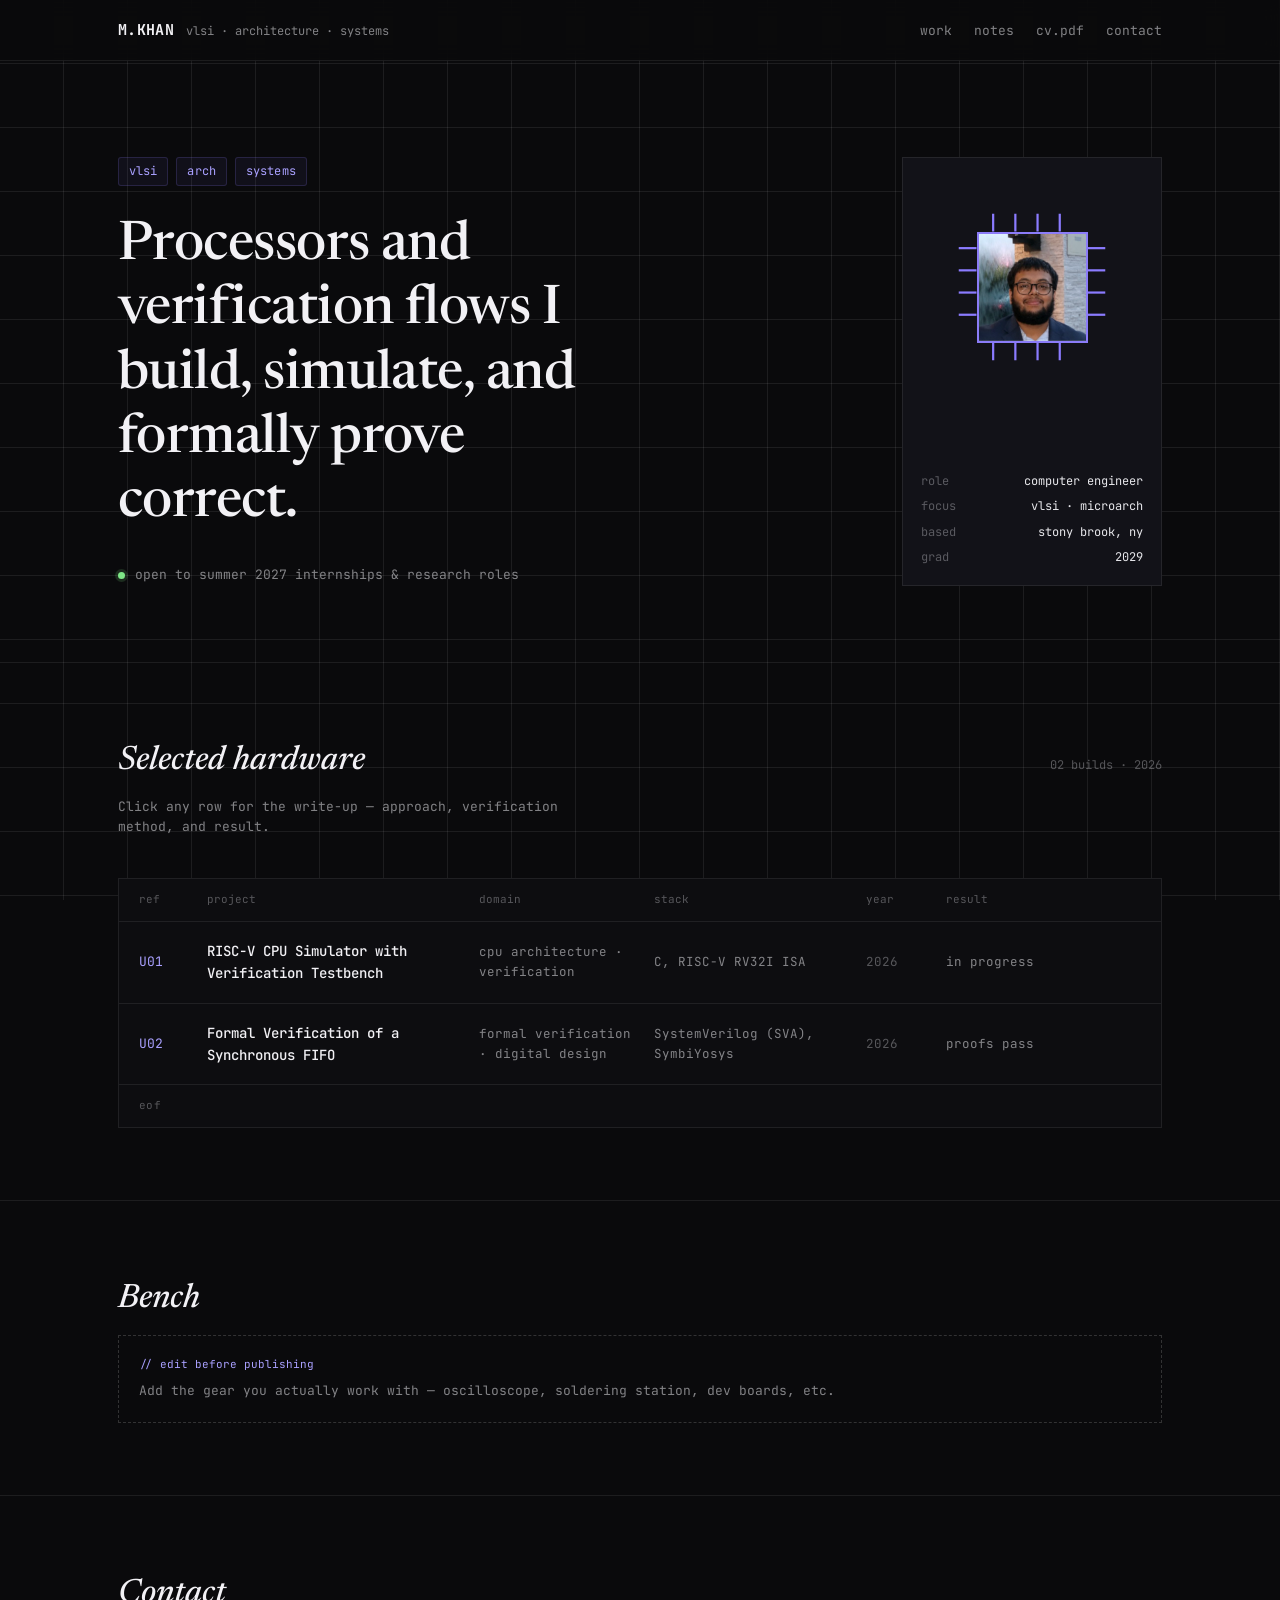
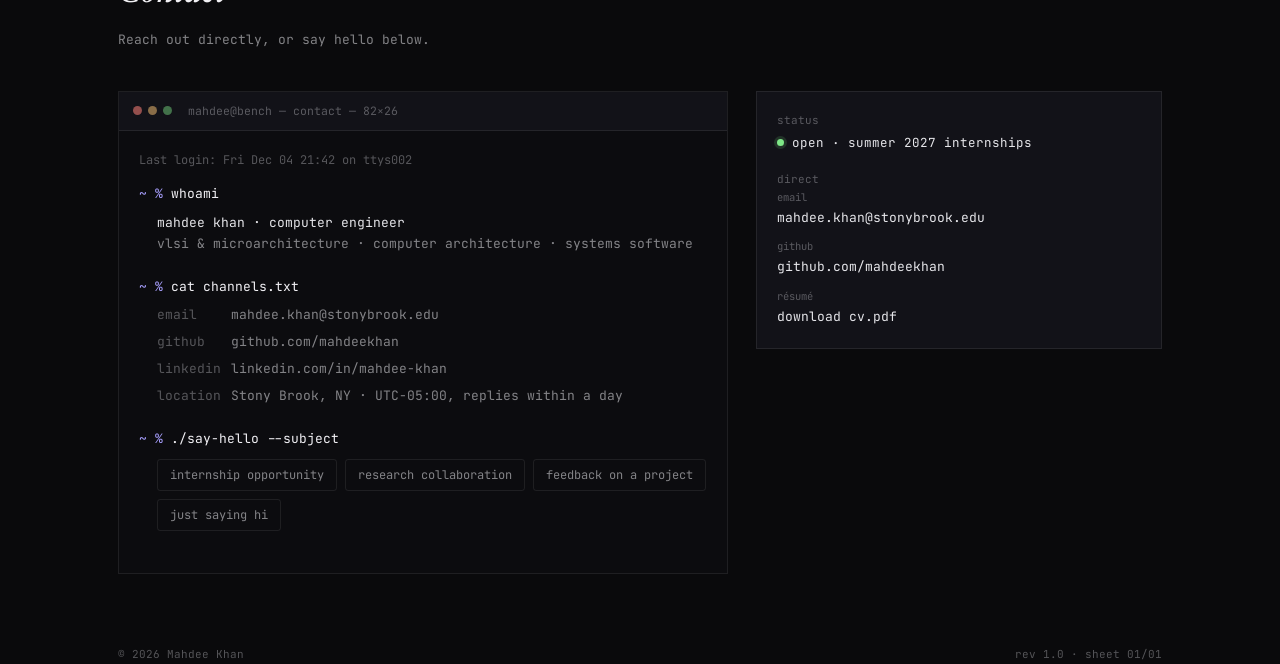
<file: index.html>
<!DOCTYPE html>
<html lang="en">
<head>
<meta charset="UTF-8">
<meta name="viewport" content="width=device-width, initial-scale=1.0">
<title>Mahdee Khan — Computer Engineer</title>
<meta name="description" content="Mahdee Khan — computer engineering student at Stony Brook University. VLSI, microarchitecture, and verification work.">
<link rel="stylesheet" href="style.css">
</head>
<body>

<nav class="nav">
  <div class="wrap">
    <a href="#top" class="brand">
      <span class="mark">M.KHAN</span>
      <span class="tagline">vlsi · architecture · systems</span>
    </a>
    <ul class="nav-links">
      <li><a href="#work">work</a></li>
      <li><a href="notes.html">notes</a></li>
      <li><a href="cv.pdf" download>cv.pdf</a></li>
      <li><a href="#contact">contact</a></li>
    </ul>
  </div>
</nav>

<main id="top">

  <header class="hero">
    <div class="wrap hero-grid">
      <div>
        <div class="eyebrow-tags">
          <span class="tag">vlsi</span>
          <span class="tag">arch</span>
          <span class="tag">systems</span>
        </div>
        <h1 class="headline">Processors and verification flows I build, simulate, and formally prove correct.</h1>
        <div class="status-line">
          <span class="status-dot" aria-hidden="true"></span>
          <span>open to summer 2027 internships &amp; research roles</span>
        </div>
      </div>

      <aside class="hero-panel">
        <div class="chip-photo">
          <svg class="chip-pins" viewBox="0 0 200 200" aria-hidden="true">
            <g stroke="#8b7bff" stroke-width="2">
              <line x1="50" y1="65" x2="34" y2="65"/>
              <line x1="50" y1="85" x2="34" y2="85"/>
              <line x1="50" y1="105" x2="34" y2="105"/>
              <line x1="50" y1="125" x2="34" y2="125"/>
              <line x1="150" y1="65" x2="166" y2="65"/>
              <line x1="150" y1="85" x2="166" y2="85"/>
              <line x1="150" y1="105" x2="166" y2="105"/>
              <line x1="150" y1="125" x2="166" y2="125"/>
              <line x1="65" y1="50" x2="65" y2="34"/>
              <line x1="85" y1="50" x2="85" y2="34"/>
              <line x1="105" y1="50" x2="105" y2="34"/>
              <line x1="125" y1="50" x2="125" y2="34"/>
              <line x1="65" y1="150" x2="65" y2="166"/>
              <line x1="85" y1="150" x2="85" y2="166"/>
              <line x1="105" y1="150" x2="105" y2="166"/>
              <line x1="125" y1="150" x2="125" y2="166"/>
            </g>
          </svg>
          <img src="headshot.jpg" alt="Portrait of Mahdee Khan" class="chip-photo-img">
        </div>
        <dl>
          <dt>role</dt><dd>computer engineer</dd>
          <dt>focus</dt><dd>vlsi · microarch</dd>
          <dt>based</dt><dd>stony brook, ny</dd>
          <dt>grad</dt><dd>2029</dd>
        </dl>
      </aside>
    </div>
  </header>

  <section class="block" id="work">
    <div class="wrap">
      <div class="block-head">
        <h2 class="block-title">Selected hardware</h2>
        <span class="block-stat">02 builds · 2026</span>
      </div>
      <p class="block-sub">Click any row for the write-up — approach, verification method, and result.</p>

      <div class="sheet">
        <div class="sheet-head">
          <span>ref</span>
          <span>project</span>
          <span>domain</span>
          <span>stack</span>
          <span>year</span>
          <span>result</span>
        </div>

        <details class="proj sheet-row">
          <summary>
            <span class="cell-ref">U01</span>
            <span class="cell-project">RISC-V CPU Simulator with Verification Testbench</span>
            <span class="cell-domain"><span class="cell-label">domain</span>cpu architecture · verification</span>
            <span class="cell-stack"><span class="cell-label">stack</span>C, RISC-V RV32I ISA</span>
            <span class="cell-year"><span class="cell-label">year</span>2026</span>
            <span class="cell-result"><span class="cell-label">result</span>in progress</span>
          </summary>
          <div class="proj-detail">
            <ul>
              <li>Designing a cycle-accurate CPU simulator in C for a subset of the RISC-V RV32I instruction set, implementing fetch, decode, and execute stages with simulated registers, memory, and a program counter.</li>
              <li>Building an automated testbench of C-based checker functions to validate CPU register and memory outputs against expected results across arithmetic, branching, and memory-access test cases, mirroring verification methodologies used in industry hardware verification workflows.</li>
            </ul>
          </div>
        </details>

        <details class="proj sheet-row">
          <summary>
            <span class="cell-ref">U02</span>
            <span class="cell-project">Formal Verification of a Synchronous FIFO</span>
            <span class="cell-domain"><span class="cell-label">domain</span>formal verification · digital design</span>
            <span class="cell-stack"><span class="cell-label">stack</span>SystemVerilog (SVA), SymbiYosys</span>
            <span class="cell-year"><span class="cell-label">year</span>2026</span>
            <span class="cell-result"><span class="cell-label">result</span>proofs pass</span>
          </summary>
          <div class="proj-detail">
            <ul>
              <li>Designed and simulated a parameterized synchronous FIFO in Verilog, then wrote SystemVerilog Assertions (SVA) specifying functional correctness properties including no overflow, no underflow, and preservation of data ordering.</li>
              <li>Used SymbiYosys to run bounded model checking (BMC) and k-induction proofs verifying the FIFO satisfies all specified properties across every reachable state, and added cover properties to confirm the assertions were not vacuously true.</li>
            </ul>
          </div>
        </details>

        <div class="sheet-eof">eof</div>
      </div>
    </div>
  </section>

  <section class="block" id="bench">
    <div class="wrap">
      <div class="block-head">
        <h2 class="block-title">Bench</h2>
      </div>
      <div class="bench-box">
        <span class="bench-label">// edit before publishing</span>
        Add the gear you actually work with — oscilloscope, soldering station, dev boards, etc.
      </div>
    </div>
  </section>

  <section class="block" id="contact" style="border-bottom:none;">
    <div class="wrap">
      <div class="block-head">
        <h2 class="block-title">Contact</h2>
      </div>
      <p class="block-sub">Reach out directly, or say hello below.</p>

      <div class="contact-grid">
        <div class="terminal">
          <div class="term-bar">
            <span class="term-dots" aria-hidden="true"><span></span><span></span><span></span></span>
            mahdee@bench — contact — 82×26
          </div>
          <div class="term-body">
            <div class="term-line" id="last-login">Last login on ttys002</div>

            <div class="term-block">
              <div><span class="term-prompt">~ %</span> <span class="term-cmd">whoami</span></div>
              <div class="term-out">
                <div class="lead">mahdee khan · computer engineer</div>
                <div>vlsi &amp; microarchitecture · computer architecture · systems software</div>
              </div>
            </div>

            <div class="term-block">
              <div><span class="term-prompt">~ %</span> <span class="term-cmd">cat channels.txt</span></div>
              <ul class="chan-list">
                <li><span class="k">email</span><a href="mailto:mahdee.khan@stonybrook.edu">mahdee.khan@stonybrook.edu</a></li>
                <li><span class="k">github</span><a href="https://github.com/mahdeekhan" target="_blank" rel="noopener">github.com/mahdeekhan</a></li>
                <li><span class="k">linkedin</span><a href="https://linkedin.com/in/mahdee-khan-767467271" target="_blank" rel="noopener">linkedin.com/in/mahdee-khan</a></li>
                <li><span class="k">location</span><span>Stony Brook, NY · UTC−05:00, replies within a day</span></li>
              </ul>
            </div>

            <div class="term-block">
              <div><span class="term-prompt">~ %</span> <span class="term-cmd">./say-hello --subject</span></div>
              <div class="subject-row" id="subject-row" role="group" aria-label="Choose a subject">
                <button type="button" class="chip-btn" data-subject="Internship opportunity" aria-pressed="false">internship opportunity</button>
                <button type="button" class="chip-btn" data-subject="Research collaboration" aria-pressed="false">research collaboration</button>
                <button type="button" class="chip-btn" data-subject="Feedback on a project" aria-pressed="false">feedback on a project</button>
                <button type="button" class="chip-btn" data-subject="Just saying hi" aria-pressed="false">just saying hi</button>
              </div>

              <form class="note-form is-hidden" id="note-form">
                <div class="field">
                  <label for="f-name">name</label>
                  <input id="f-name" name="name" type="text" placeholder="your name" autocomplete="name">
                </div>
                <div class="field">
                  <label for="f-email">your email</label>
                  <input id="f-email" name="email" type="email" placeholder="you@company.com" autocomplete="email">
                </div>
                <div class="field">
                  <label for="f-message">message</label>
                  <textarea id="f-message" name="message" placeholder="what are you building?"></textarea>
                </div>
                <div class="note-meta">no newsletter, no tracking — this just opens an email to me.</div>
                <button type="submit" class="transmit-btn">TRANSMIT ⏎</button>
              </form>
            </div>
          </div>
        </div>

        <aside class="side-card">
          <div>
            <div class="side-title">status</div>
            <div class="status-pill"><span class="status-dot" aria-hidden="true"></span>open · summer 2027 internships</div>
          </div>
          <div>
            <div class="side-title">direct</div>
            <ul class="direct-list">
              <li><span class="k">email</span><a href="mailto:mahdee.khan@stonybrook.edu">mahdee.khan@stonybrook.edu</a></li>
              <li><span class="k">github</span><a href="https://github.com/mahdeekhan" target="_blank" rel="noopener">github.com/mahdeekhan</a></li>
              <li><span class="k">résumé</span><a href="cv.pdf" download>download cv.pdf</a></li>
            </ul>
          </div>
        </aside>
      </div>
    </div>
  </section>

</main>

<footer class="wrap">
  <span>© 2026 Mahdee Khan</span>
  <span>rev 1.0 · sheet 01/01</span>
</footer>

<script src="script.js"></script>
</body>
</html>
</file>
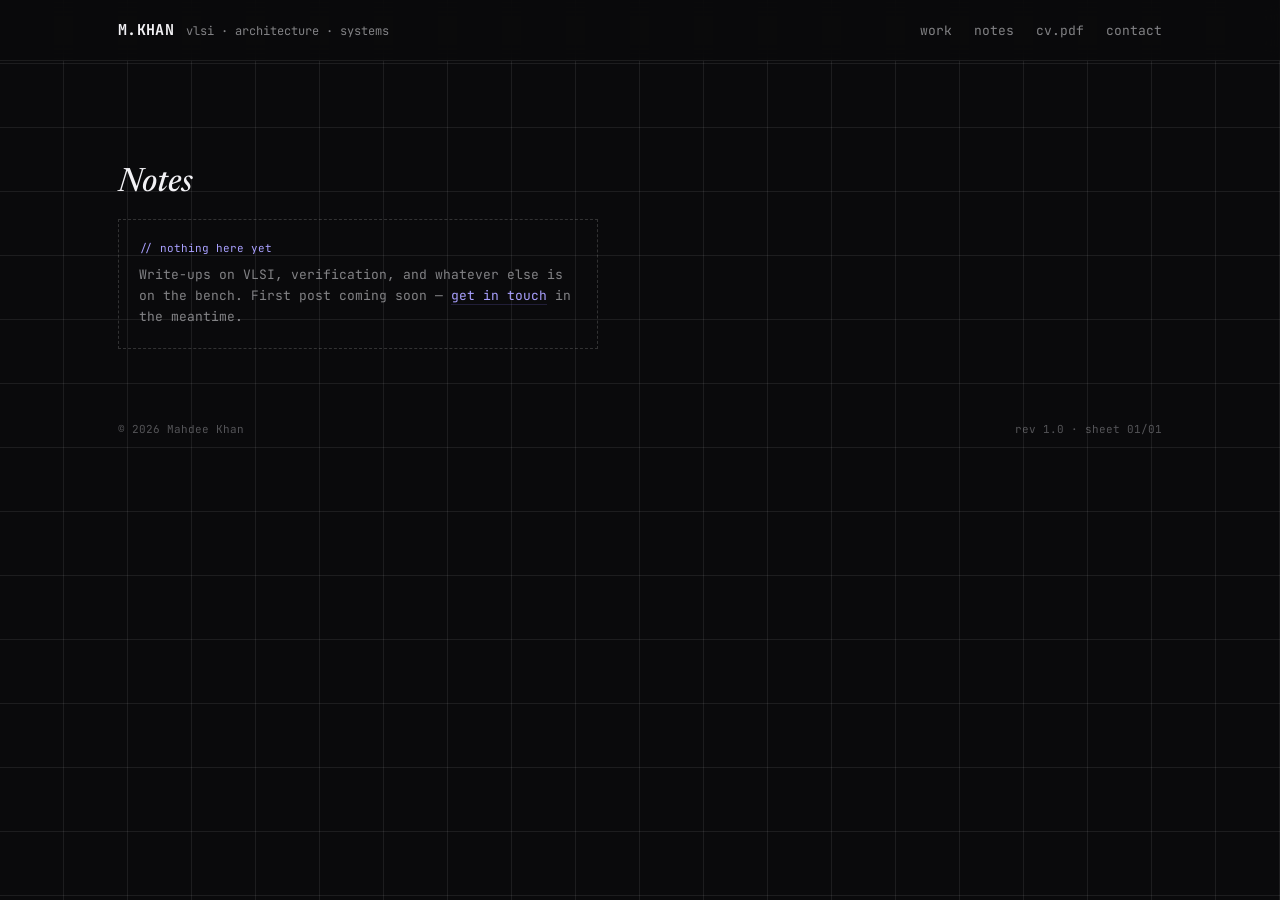
<file: notes.html>
<!DOCTYPE html>
<html lang="en">
<head>
<meta charset="UTF-8">
<meta name="viewport" content="width=device-width, initial-scale=1.0">
<title>Notes — Mahdee Khan</title>
<link rel="stylesheet" href="style.css">
</head>
<body>

<nav class="nav">
  <div class="wrap">
    <a href="index.html#top" class="brand">
      <span class="mark">M.KHAN</span>
      <span class="tagline">vlsi · architecture · systems</span>
    </a>
    <ul class="nav-links">
      <li><a href="index.html#work">work</a></li>
      <li><a href="notes.html">notes</a></li>
      <li><a href="cv.pdf" download>cv.pdf</a></li>
      <li><a href="index.html#contact">contact</a></li>
    </ul>
  </div>
</nav>

<main>
  <section class="block" style="border-bottom:none; padding-top:96px;">
    <div class="wrap">
      <div class="block-head">
        <h2 class="block-title">Notes</h2>
      </div>
      <div class="bench-box" style="max-width:60ch;">
        <span class="bench-label">// nothing here yet</span>
        Write-ups on VLSI, verification, and whatever else is on the bench. First post coming soon —
        <a href="index.html#contact" style="color:var(--accent-bright); border-bottom:1px solid var(--accent-dim);">get in touch</a> in the meantime.
      </div>
    </div>
  </section>
</main>

<footer class="wrap">
  <span>© 2026 Mahdee Khan</span>
  <span>rev 1.0 · sheet 01/01</span>
</footer>

</body>
</html>
</file>
<file: style.css>
@import url('https://fonts.googleapis.com/css2?family=JetBrains+Mono:wght@400;500;600;700&family=Newsreader:ital,wght@0,400;0,500;0,600;1,400;1,500&display=swap');

:root {
  --bg: #0a0a0c;
  --bg-alt: #0d0d10;
  --surface: #121218;
  --border: rgba(255, 255, 255, 0.08);
  --border-strong: rgba(255, 255, 255, 0.16);
  --text: #e6e6ea;
  --text-bright: #f2f1f5;
  --text-dim: rgba(230, 230, 234, 0.55);
  --text-dimmer: rgba(230, 230, 234, 0.34);
  --accent: #8b7bff;
  --accent-bright: #a9a0ff;
  --accent-dim: rgba(139, 123, 255, 0.18);
  --accent-faint: rgba(139, 123, 255, 0.06);
  --mono: 'JetBrains Mono', ui-monospace, 'SF Mono', Menlo, monospace;
  --serif: 'Newsreader', Georgia, serif;
  --edge: 1px solid var(--border);
  --container: 1100px;
}

* { margin: 0; padding: 0; box-sizing: border-box; }

img, svg { max-width: 100%; display: block; }

html { scroll-behavior: smooth; }

@media (prefers-reduced-motion: reduce) {
  html { scroll-behavior: auto; }
  *, *::before, *::after { animation-duration: 0.01ms !important; animation-iteration-count: 1 !important; transition-duration: 0.01ms !important; }
}

body {
  background: var(--bg);
  background-image:
    linear-gradient(var(--border) 1px, transparent 1px),
    linear-gradient(90deg, var(--border) 1px, transparent 1px);
  background-size: 64px 64px;
  background-attachment: fixed;
  background-position: -1px -1px;
  color: var(--text);
  font-family: var(--mono);
  font-size: 15px;
  line-height: 1.6;
  -webkit-font-smoothing: antialiased;
}

::selection { background: var(--accent); color: #0a0a0c; }

a { color: inherit; text-decoration: none; }

:focus-visible {
  outline: 2px solid var(--accent-bright);
  outline-offset: 3px;
  border-radius: 2px;
}

.wrap {
  max-width: var(--container);
  margin: 0 auto;
  padding: 0 28px;
}

/* ---------- nav ---------- */

.nav {
  position: sticky;
  top: 0;
  z-index: 40;
  background: rgba(10, 10, 12, 0.82);
  backdrop-filter: blur(10px);
  -webkit-backdrop-filter: blur(10px);
  border-bottom: var(--edge);
}

.nav .wrap {
  display: flex;
  align-items: baseline;
  justify-content: space-between;
  gap: 24px;
  padding-top: 18px;
  padding-bottom: 18px;
}

.brand {
  display: flex;
  align-items: baseline;
  gap: 12px;
  white-space: nowrap;
}

.brand .mark {
  font-weight: 700;
  font-size: 15px;
  letter-spacing: 0.02em;
  color: var(--text-bright);
}

.brand .tagline {
  font-size: 12px;
  color: var(--text-dim);
  display: none;
}

@media (min-width: 560px) {
  .brand .tagline { display: inline; }
}

.nav-links {
  display: flex;
  gap: 22px;
  font-size: 13px;
  color: var(--text-dim);
  list-style: none;
}

.nav-links a {
  position: relative;
  padding-bottom: 2px;
  transition: color 0.15s ease;
}

.nav-links a:hover,
.nav-links a:focus-visible { color: var(--accent-bright); }

.nav-links a::after {
  content: '';
  position: absolute;
  left: 0;
  right: 100%;
  bottom: -3px;
  height: 1px;
  background: var(--accent-bright);
  transition: right 0.18s ease;
}

.nav-links a:hover::after,
.nav-links a:focus-visible::after { right: 0; }

/* ---------- hero ---------- */

.hero {
  padding: 96px 0 76px;
  border-bottom: var(--edge);
  position: relative;
  overflow: hidden;
}

.hero-grid {
  display: grid;
  grid-template-columns: 1fr;
  gap: 48px;
  align-items: end;
}

@media (min-width: 900px) {
  .hero-grid { grid-template-columns: minmax(0, 1fr) 260px; }
}

.eyebrow-tags {
  display: flex;
  flex-wrap: wrap;
  gap: 8px;
  margin-bottom: 28px;
}

.tag {
  font-size: 12px;
  color: var(--accent-bright);
  border: 1px solid var(--accent-dim);
  background: var(--accent-faint);
  padding: 4px 10px;
  border-radius: 3px;
  letter-spacing: 0.01em;
}

.headline {
  font-family: var(--serif);
  font-weight: 500;
  font-size: clamp(2rem, 4.6vw, 3.4rem);
  line-height: 1.18;
  color: var(--text-bright);
  max-width: 15ch;
  letter-spacing: -0.01em;
}

.status-line {
  margin-top: 30px;
  display: flex;
  align-items: center;
  gap: 10px;
  font-size: 13px;
  color: var(--text-dim);
}

.status-dot {
  width: 7px;
  height: 7px;
  border-radius: 50%;
  background: #7ee787;
  box-shadow: 0 0 0 3px rgba(126, 231, 135, 0.15);
  flex: none;
}

.hero-panel {
  border: var(--edge);
  background: var(--surface);
  padding: 18px;
  font-size: 12px;
  color: var(--text-dim);
  align-self: stretch;
  display: flex;
  flex-direction: column;
  justify-content: space-between;
}

.chip-photo {
  position: relative;
  width: 100%;
  aspect-ratio: 1 / 1;
  margin-bottom: 14px;
}

.chip-pins {
  position: absolute;
  inset: 0;
  width: 100%;
  height: 100%;
}

.chip-photo-img {
  position: absolute;
  left: 25%;
  top: 25%;
  width: 50%;
  height: 50%;
  object-fit: cover;
  border: 2px solid var(--accent);
  background: var(--bg);
  display: block;
  filter: saturate(0.92) contrast(1.02);
}

.hero-panel dl {
  display: grid;
  grid-template-columns: auto 1fr;
  gap: 6px 12px;
  font-size: 12px;
}

.hero-panel dt { color: var(--text-dimmer); }
.hero-panel dd { color: var(--text); text-align: right; }

/* ---------- section shell ---------- */

section.block { padding: 72px 0; border-bottom: var(--edge); }

.block-head {
  display: flex;
  flex-wrap: wrap;
  align-items: baseline;
  justify-content: space-between;
  gap: 12px 24px;
  margin-bottom: 8px;
}

.block-title {
  font-family: var(--serif);
  font-style: italic;
  font-weight: 500;
  font-size: clamp(1.5rem, 3vw, 2.1rem);
  color: var(--text-bright);
}

.block-stat {
  font-size: 12px;
  color: var(--text-dimmer);
  white-space: nowrap;
}

.block-sub {
  font-size: 13px;
  color: var(--text-dim);
  margin-bottom: 40px;
  max-width: 56ch;
}

/* ---------- work table ---------- */

.sheet {
  border: var(--edge);
  background: var(--bg-alt);
}

.sheet-row {
  border-bottom: var(--edge);
}
.sheet-row:last-of-type { border-bottom: none; }

.sheet-head {
  display: none;
}

@media (min-width: 720px) {
  .sheet-head {
    display: grid;
    grid-template-columns: 52px minmax(0, 2.1fr) 1.3fr 1.6fr 64px 1.6fr;
    gap: 16px;
    padding: 12px 20px;
    font-size: 11px;
    color: var(--text-dimmer);
    border-bottom: var(--edge);
  }
}

.proj summary {
  list-style: none;
  cursor: pointer;
  display: grid;
  grid-template-columns: 1fr;
  gap: 6px;
  padding: 18px 20px;
  transition: background 0.15s ease;
}

.proj summary::-webkit-details-marker { display: none; }

@media (min-width: 720px) {
  .proj summary {
    grid-template-columns: 52px minmax(0, 2.1fr) 1.3fr 1.6fr 64px 1.6fr;
    gap: 16px;
    align-items: center;
  }
}

.proj summary:hover,
.proj summary:focus-visible { background: rgba(139, 123, 255, 0.045); }

.proj[open] summary { background: rgba(139, 123, 255, 0.06); }

.cell-ref { color: var(--accent-bright); font-size: 13px; }
.cell-project { color: var(--text-bright); font-weight: 500; font-size: 14px; }
.cell-domain, .cell-stack, .cell-year, .cell-result { color: var(--text-dim); font-size: 12.5px; }
.cell-year { color: var(--text-dimmer); }

.cell-label {
  display: inline-block;
  width: 64px;
  color: var(--text-dimmer);
  font-size: 11px;
}
@media (min-width: 720px) { .cell-label { display: none; } }

.proj-detail {
  padding: 0 20px 24px 20px;
  font-size: 13px;
  color: var(--text-dim);
}

@media (min-width: 720px) {
  .proj-detail { padding-left: 88px; padding-right: 20px; }
}

.proj-detail ul { list-style: none; display: flex; flex-direction: column; gap: 10px; max-width: 68ch; }
.proj-detail li { position: relative; padding-left: 16px; }
.proj-detail li::before { content: '›'; position: absolute; left: 0; color: var(--accent); }

.sheet-eof {
  padding: 12px 20px;
  font-size: 11px;
  color: var(--text-dimmer);
  border-top: var(--edge);
  letter-spacing: 0.04em;
}

/* ---------- bench ---------- */

.bench-box {
  border: 1px dashed var(--border-strong);
  padding: 20px;
  font-size: 13px;
  color: var(--text-dim);
}

.bench-box .bench-label {
  font-size: 11px;
  color: var(--accent-bright);
  margin-bottom: 8px;
  display: block;
}

/* ---------- contact ---------- */

.contact-grid {
  display: grid;
  grid-template-columns: 1fr;
  gap: 28px;
}

@media (min-width: 880px) {
  .contact-grid { grid-template-columns: minmax(0, 1.5fr) 1fr; }
}

.terminal {
  border: var(--edge);
  background: #0c0c0f;
  overflow: hidden;
}

.term-bar {
  display: flex;
  align-items: center;
  gap: 8px;
  padding: 10px 14px;
  border-bottom: var(--edge);
  background: var(--surface);
  font-size: 11.5px;
  color: var(--text-dimmer);
}

.term-dots { display: flex; gap: 6px; margin-right: 8px; }
.term-dots span { width: 9px; height: 9px; border-radius: 50%; display: inline-block; }
.term-dots span:nth-child(1) { background: rgba(255, 129, 122, 0.55); }
.term-dots span:nth-child(2) { background: rgba(255, 199, 119, 0.5); }
.term-dots span:nth-child(3) { background: rgba(126, 231, 135, 0.45); }

.term-body { padding: 20px; font-size: 13px; }

.term-line { color: var(--text-dimmer); margin-bottom: 14px; font-size: 12px; }

.term-prompt { color: var(--accent-bright); }
.term-cmd { color: var(--text-bright); }

.term-block { margin-bottom: 22px; }
.term-out { color: var(--text-dim); margin-top: 8px; padding-left: 18px; }
.term-out .lead { color: var(--text); }

.chan-list { list-style: none; margin-top: 8px; padding-left: 18px; display: flex; flex-direction: column; gap: 6px; }
.chan-list li { display: flex; gap: 10px; color: var(--text-dim); }
.chan-list .k { color: var(--text-dimmer); width: 64px; flex: none; }
.chan-list a:hover, .chan-list a:focus-visible { color: var(--accent-bright); }

.subject-row { display: flex; flex-wrap: wrap; gap: 8px; margin-top: 10px; padding-left: 18px; }

.chip-btn {
  font-family: var(--mono);
  font-size: 12px;
  color: var(--text-dim);
  background: transparent;
  border: var(--edge);
  padding: 7px 12px;
  border-radius: 3px;
  cursor: pointer;
  transition: all 0.15s ease;
}

.chip-btn:hover, .chip-btn:focus-visible { border-color: var(--accent-dim); color: var(--accent-bright); }
.chip-btn[aria-pressed="true"] {
  border-color: var(--accent);
  color: var(--accent-bright);
  background: var(--accent-faint);
}

.note-form {
  margin-top: 18px;
  padding-left: 18px;
  border-left: 1px solid var(--border);
  display: grid;
  gap: 14px;
  max-width: 520px;
}

.note-form.is-hidden { display: none; }

.field { display: flex; flex-direction: column; gap: 6px; }
.field label { font-size: 11px; color: var(--text-dimmer); }
.field input, .field textarea {
  font-family: var(--mono);
  font-size: 13px;
  color: var(--text-bright);
  background: var(--bg);
  border: var(--edge);
  padding: 9px 11px;
  border-radius: 3px;
  resize: vertical;
}
.field input:focus-visible, .field textarea:focus-visible { border-color: var(--accent); }
.field textarea { min-height: 88px; }

.note-meta { font-size: 11px; color: var(--text-dimmer); }

.transmit-btn {
  justify-self: start;
  font-family: var(--mono);
  font-size: 12.5px;
  letter-spacing: 0.02em;
  color: #0a0a0c;
  background: var(--accent-bright);
  border: none;
  padding: 10px 18px;
  border-radius: 3px;
  cursor: pointer;
  transition: background 0.15s ease, transform 0.1s ease;
}
.transmit-btn:hover, .transmit-btn:focus-visible { background: #bdb5ff; }
.transmit-btn:active { transform: translateY(1px); }

.side-card {
  border: var(--edge);
  background: var(--surface);
  padding: 20px;
  align-self: start;
  display: flex;
  flex-direction: column;
  gap: 18px;
}

.side-title { font-size: 11px; color: var(--text-dimmer); }

.status-pill {
  display: inline-flex;
  align-items: center;
  gap: 8px;
  font-size: 12.5px;
  color: var(--text);
  width: fit-content;
}

.direct-list { list-style: none; display: flex; flex-direction: column; gap: 10px; font-size: 13px; }
.direct-list a { color: var(--text); border-bottom: 1px solid transparent; }
.direct-list a:hover, .direct-list a:focus-visible { color: var(--accent-bright); border-color: var(--accent-dim); }
.direct-list .k { display: block; font-size: 10.5px; color: var(--text-dimmer); margin-bottom: 2px; }

/* ---------- footer ---------- */

footer {
  padding: 22px 0 40px;
  display: flex;
  flex-wrap: wrap;
  justify-content: space-between;
  gap: 8px;
  font-size: 11px;
  color: var(--text-dimmer);
}
</file>
